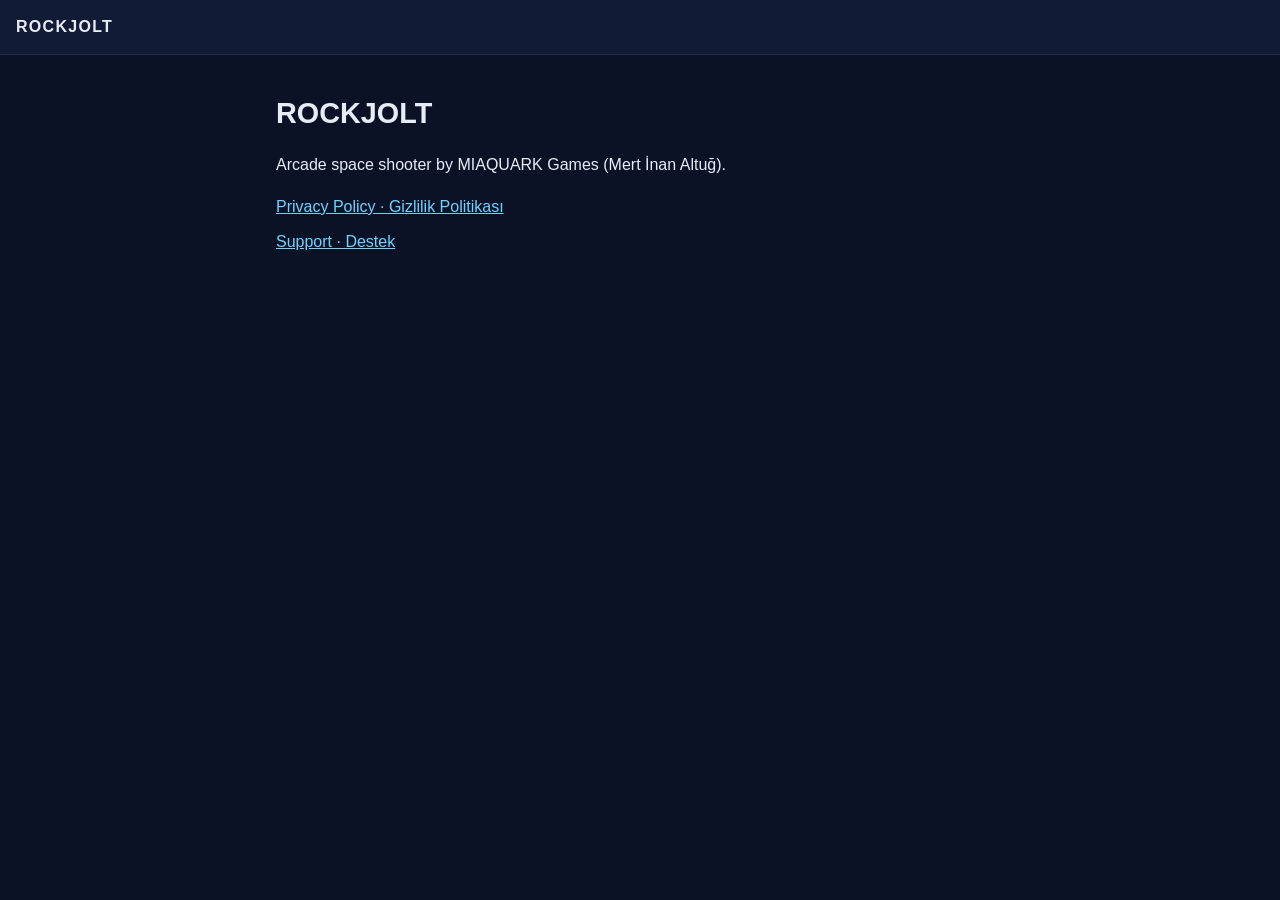
<file: index.html>
<!doctype html>
<html lang="en">
<head>
<meta charset="utf-8">
<meta name="viewport" content="width=device-width, initial-scale=1">
<title>ROCKJOLT</title>
<meta name="description" content="ROCKJOLT — arcade space shooter for iPhone and Android.">
<link rel="stylesheet" href="style.css">
</head>
<body>
<header class="top">
  <a class="brand" href="./">ROCKJOLT</a>
</header>
<main>
  <h1>ROCKJOLT</h1>
  <p>Arcade space shooter by MIAQUARK Games (Mert İnan Altuğ).</p>
  <ul class="links">
    <li><a href="privacy.html">Privacy Policy · Gizlilik Politikası</a></li>
    <li><a href="support.html">Support · Destek</a></li>
  </ul>
</main>
</body>
</html>
</file>
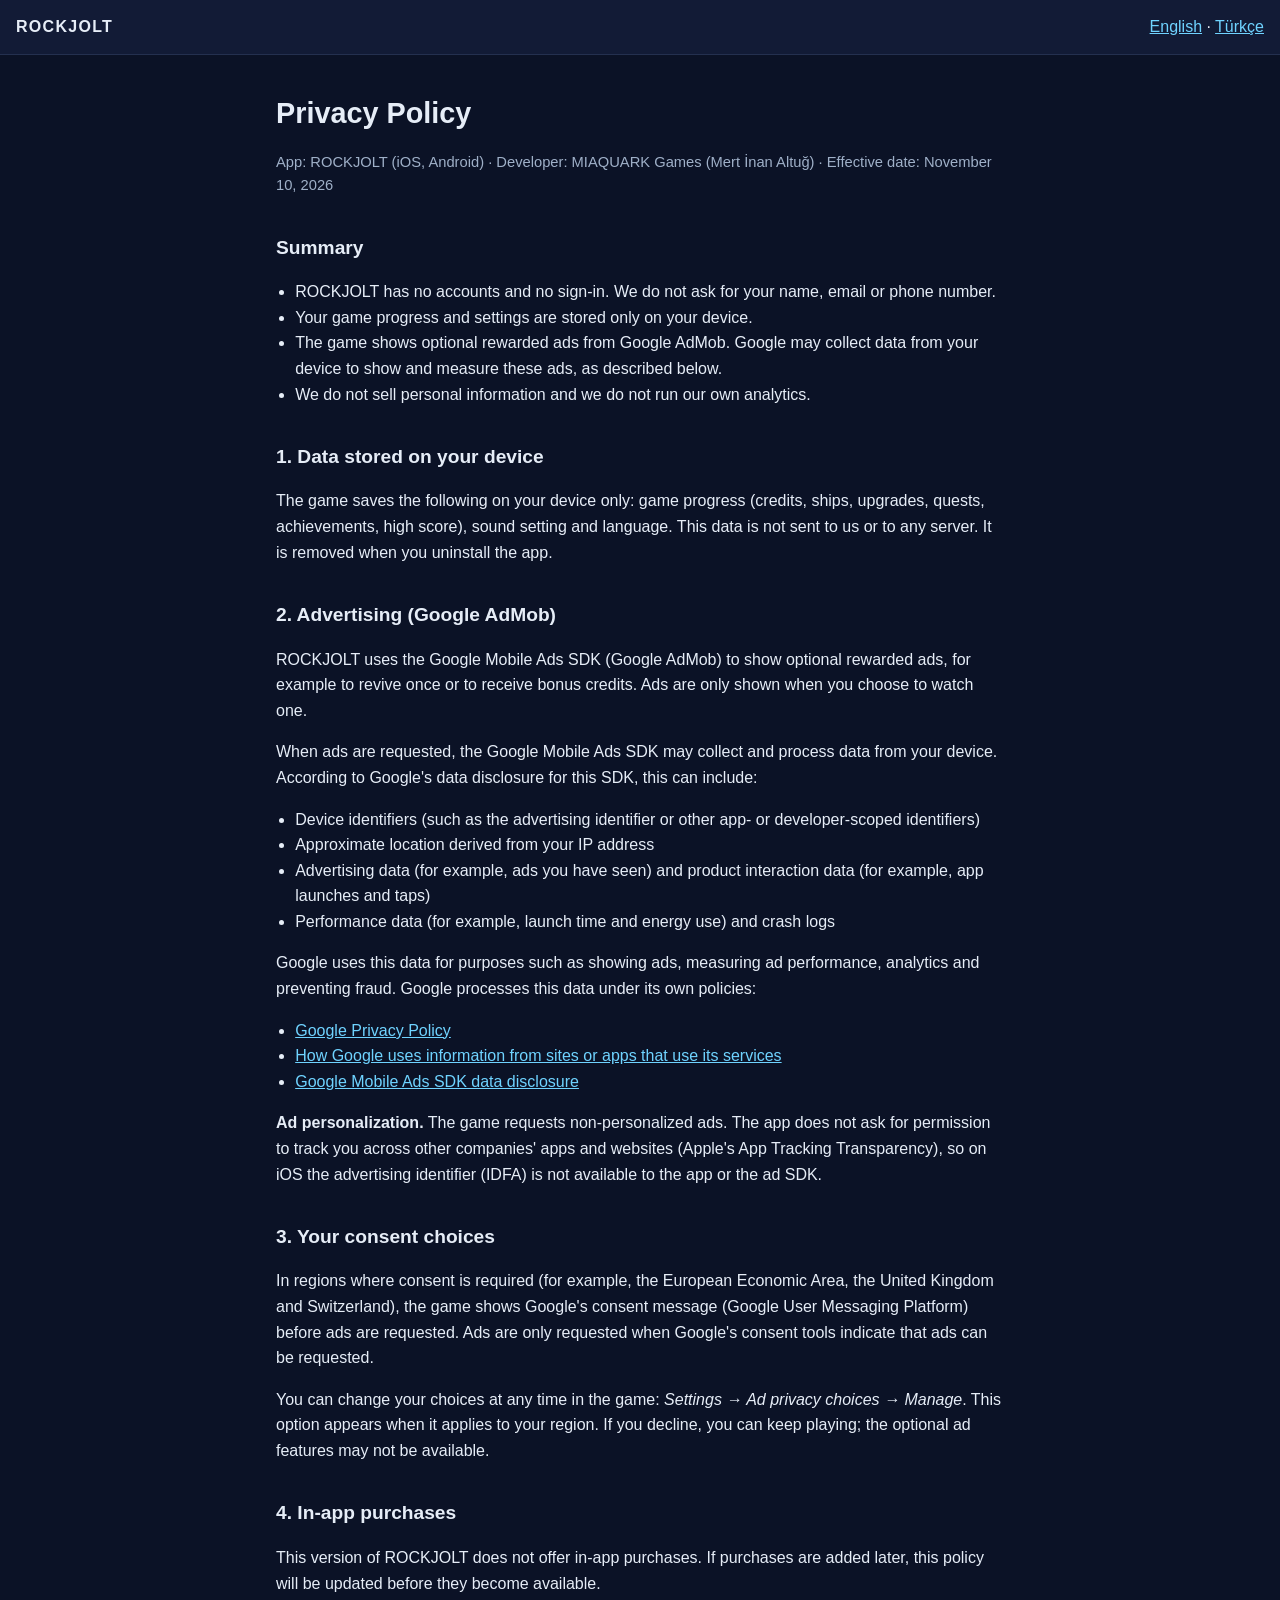
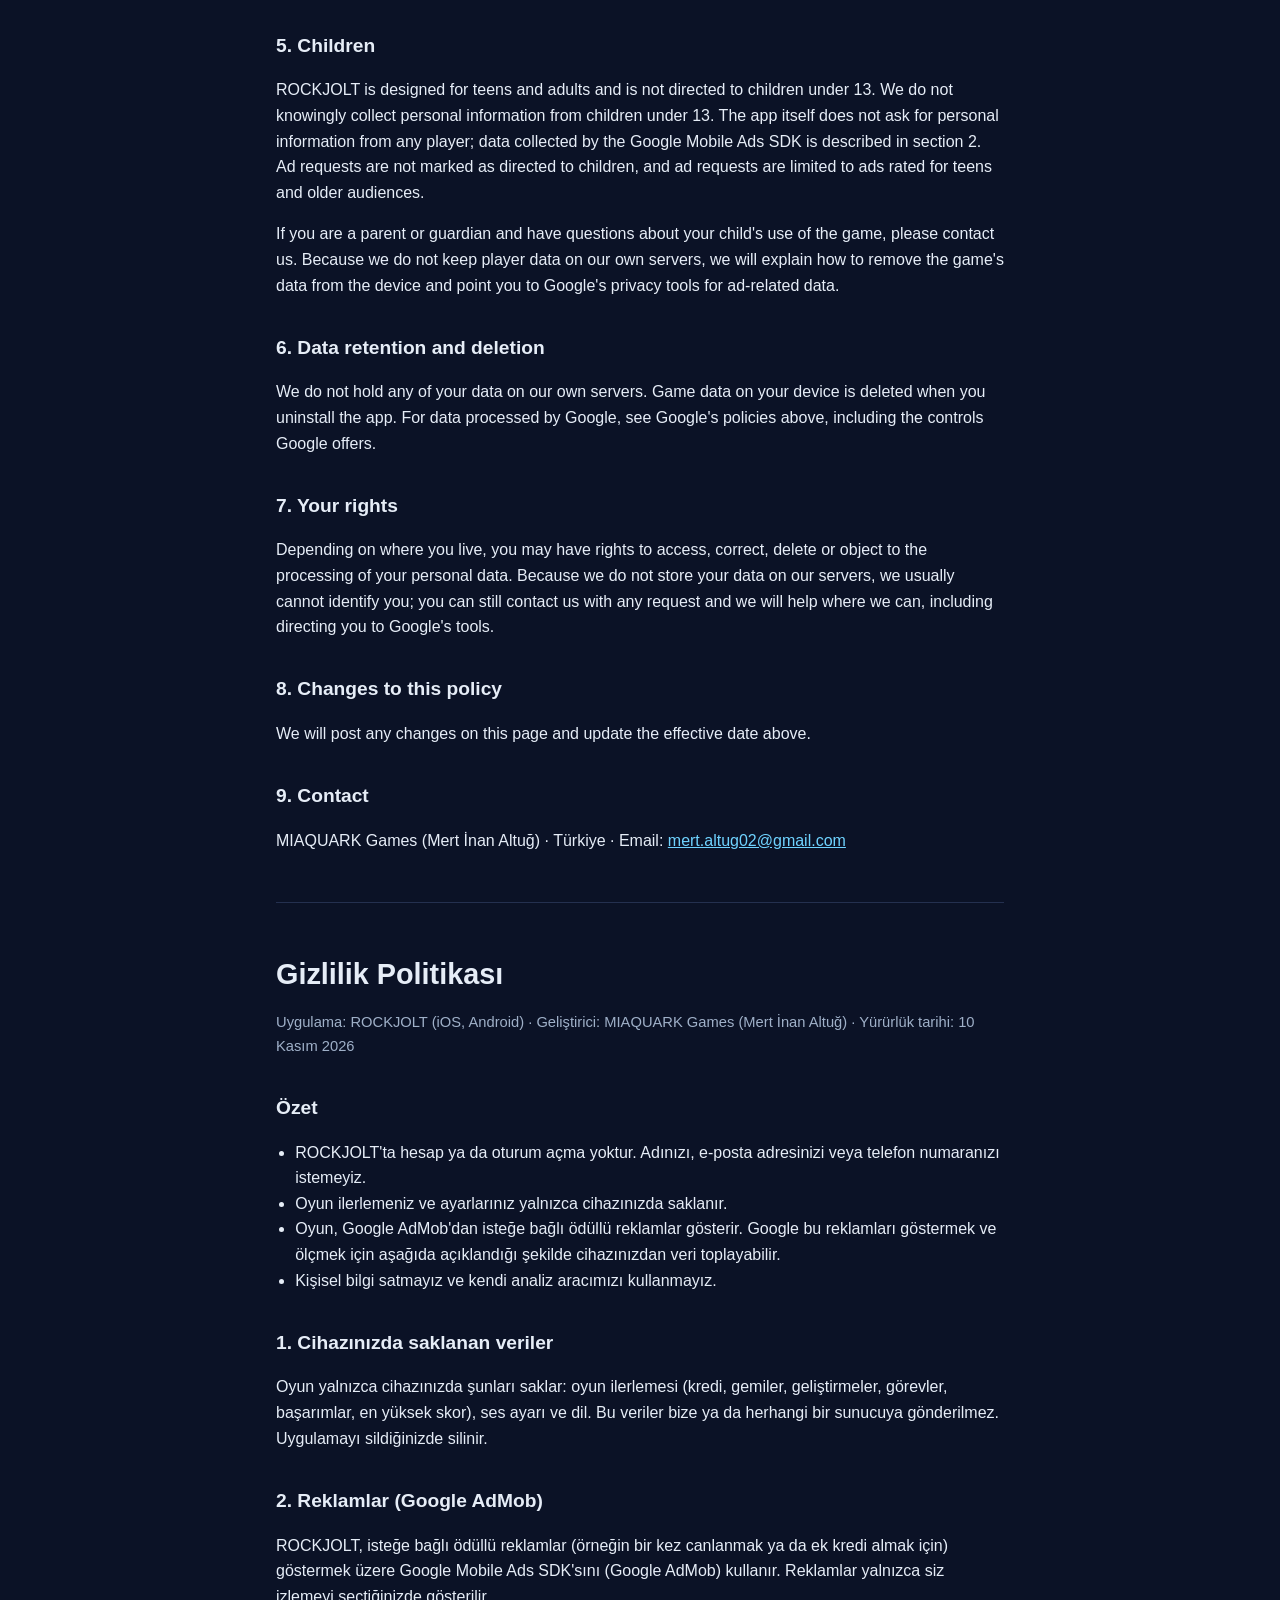
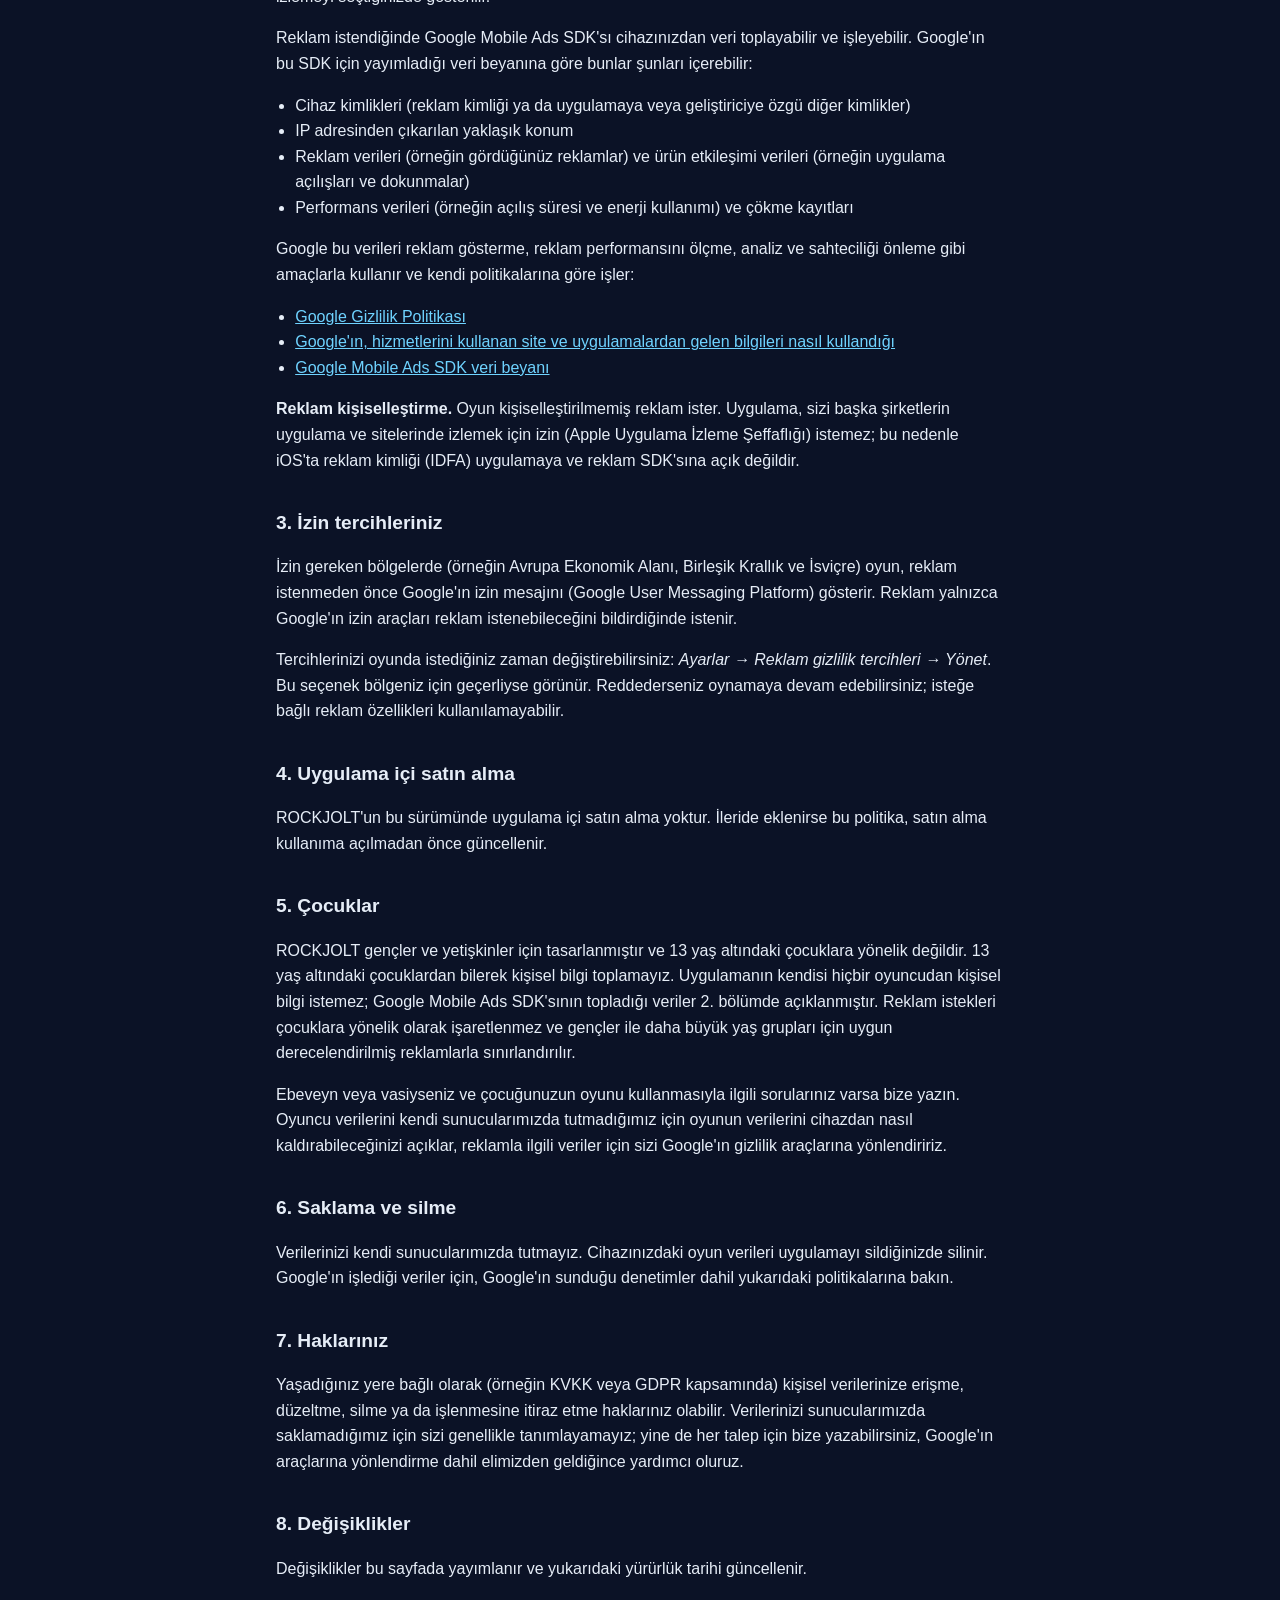
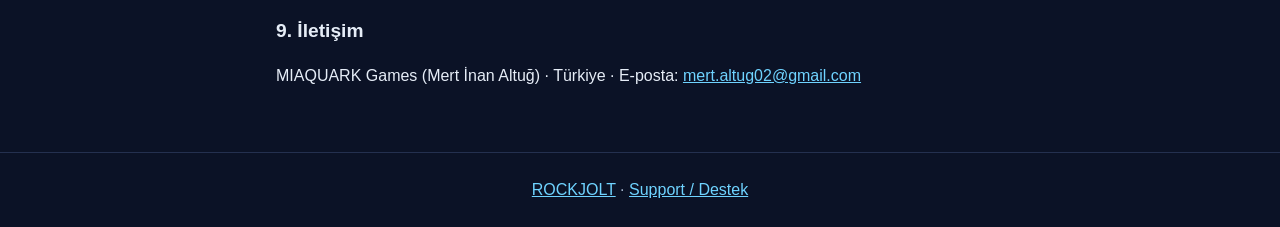
<file: privacy.html>
<!doctype html>
<html lang="en">
<head>
<meta charset="utf-8">
<meta name="viewport" content="width=device-width, initial-scale=1">
<title>ROCKJOLT Privacy Policy</title>
<meta name="description" content="Privacy policy for the ROCKJOLT mobile game.">
<link rel="stylesheet" href="style.css">
</head>
<body>
<header class="top">
  <a class="brand" href="./">ROCKJOLT</a>
  <nav><a href="#en">English</a> · <a href="#tr">Türkçe</a></nav>
</header>
<main>

<section id="en" lang="en">
<h1>Privacy Policy</h1>
<p class="meta">App: ROCKJOLT (iOS, Android) · Developer: MIAQUARK Games (Mert İnan Altuğ) · Effective date: November 10, 2026</p>

<h2>Summary</h2>
<ul>
  <li>ROCKJOLT has no accounts and no sign-in. We do not ask for your name, email or phone number.</li>
  <li>Your game progress and settings are stored only on your device.</li>
  <li>The game shows optional rewarded ads from Google AdMob. Google may collect data from your device to show and measure these ads, as described below.</li>
  <li>We do not sell personal information and we do not run our own analytics.</li>
</ul>

<h2>1. Data stored on your device</h2>
<p>The game saves the following on your device only: game progress (credits, ships, upgrades, quests, achievements, high score), sound setting and language. This data is not sent to us or to any server. It is removed when you uninstall the app.</p>

<h2>2. Advertising (Google AdMob)</h2>
<p>ROCKJOLT uses the Google Mobile Ads SDK (Google AdMob) to show optional rewarded ads, for example to revive once or to receive bonus credits. Ads are only shown when you choose to watch one.</p>
<p>When ads are requested, the Google Mobile Ads SDK may collect and process data from your device. According to Google's data disclosure for this SDK, this can include:</p>
<ul>
  <li>Device identifiers (such as the advertising identifier or other app- or developer-scoped identifiers)</li>
  <li>Approximate location derived from your IP address</li>
  <li>Advertising data (for example, ads you have seen) and product interaction data (for example, app launches and taps)</li>
  <li>Performance data (for example, launch time and energy use) and crash logs</li>
</ul>
<p>Google uses this data for purposes such as showing ads, measuring ad performance, analytics and preventing fraud. Google processes this data under its own policies:</p>
<ul>
  <li><a href="https://policies.google.com/privacy">Google Privacy Policy</a></li>
  <li><a href="https://policies.google.com/technologies/partner-sites">How Google uses information from sites or apps that use its services</a></li>
  <li><a href="https://developers.google.com/admob/ios/privacy/data-disclosure">Google Mobile Ads SDK data disclosure</a></li>
</ul>
<p><strong>Ad personalization.</strong> The game requests non-personalized ads. The app does not ask for permission to track you across other companies' apps and websites (Apple's App Tracking Transparency), so on iOS the advertising identifier (IDFA) is not available to the app or the ad SDK.</p>

<h2>3. Your consent choices</h2>
<p>In regions where consent is required (for example, the European Economic Area, the United Kingdom and Switzerland), the game shows Google's consent message (Google User Messaging Platform) before ads are requested. Ads are only requested when Google's consent tools indicate that ads can be requested.</p>
<p>You can change your choices at any time in the game: <em>Settings → Ad privacy choices → Manage</em>. This option appears when it applies to your region. If you decline, you can keep playing; the optional ad features may not be available.</p>

<h2>4. In-app purchases</h2>
<p>This version of ROCKJOLT does not offer in-app purchases. If purchases are added later, this policy will be updated before they become available.</p>

<h2>5. Children</h2>
<p>ROCKJOLT is designed for teens and adults and is not directed to children under 13. We do not knowingly collect personal information from children under 13. The app itself does not ask for personal information from any player; data collected by the Google Mobile Ads SDK is described in section 2. Ad requests are not marked as directed to children, and ad requests are limited to ads rated for teens and older audiences.</p>
<p>If you are a parent or guardian and have questions about your child's use of the game, please contact us. Because we do not keep player data on our own servers, we will explain how to remove the game's data from the device and point you to Google's privacy tools for ad-related data.</p>

<h2>6. Data retention and deletion</h2>
<p>We do not hold any of your data on our own servers. Game data on your device is deleted when you uninstall the app. For data processed by Google, see Google's policies above, including the controls Google offers.</p>

<h2>7. Your rights</h2>
<p>Depending on where you live, you may have rights to access, correct, delete or object to the processing of your personal data. Because we do not store your data on our servers, we usually cannot identify you; you can still contact us with any request and we will help where we can, including directing you to Google's tools.</p>

<h2>8. Changes to this policy</h2>
<p>We will post any changes on this page and update the effective date above.</p>

<h2>9. Contact</h2>
<p>MIAQUARK Games (Mert İnan Altuğ) · Türkiye · Email: <a href="mailto:mert.altug02@gmail.com">mert.altug02@gmail.com</a></p>
</section>

<hr>

<section id="tr" lang="tr">
<h1>Gizlilik Politikası</h1>
<p class="meta">Uygulama: ROCKJOLT (iOS, Android) · Geliştirici: MIAQUARK Games (Mert İnan Altuğ) · Yürürlük tarihi: 10 Kasım 2026</p>

<h2>Özet</h2>
<ul>
  <li>ROCKJOLT'ta hesap ya da oturum açma yoktur. Adınızı, e-posta adresinizi veya telefon numaranızı istemeyiz.</li>
  <li>Oyun ilerlemeniz ve ayarlarınız yalnızca cihazınızda saklanır.</li>
  <li>Oyun, Google AdMob'dan isteğe bağlı ödüllü reklamlar gösterir. Google bu reklamları göstermek ve ölçmek için aşağıda açıklandığı şekilde cihazınızdan veri toplayabilir.</li>
  <li>Kişisel bilgi satmayız ve kendi analiz aracımızı kullanmayız.</li>
</ul>

<h2>1. Cihazınızda saklanan veriler</h2>
<p>Oyun yalnızca cihazınızda şunları saklar: oyun ilerlemesi (kredi, gemiler, geliştirmeler, görevler, başarımlar, en yüksek skor), ses ayarı ve dil. Bu veriler bize ya da herhangi bir sunucuya gönderilmez. Uygulamayı sildiğinizde silinir.</p>

<h2>2. Reklamlar (Google AdMob)</h2>
<p>ROCKJOLT, isteğe bağlı ödüllü reklamlar (örneğin bir kez canlanmak ya da ek kredi almak için) göstermek üzere Google Mobile Ads SDK'sını (Google AdMob) kullanır. Reklamlar yalnızca siz izlemeyi seçtiğinizde gösterilir.</p>
<p>Reklam istendiğinde Google Mobile Ads SDK'sı cihazınızdan veri toplayabilir ve işleyebilir. Google'ın bu SDK için yayımladığı veri beyanına göre bunlar şunları içerebilir:</p>
<ul>
  <li>Cihaz kimlikleri (reklam kimliği ya da uygulamaya veya geliştiriciye özgü diğer kimlikler)</li>
  <li>IP adresinden çıkarılan yaklaşık konum</li>
  <li>Reklam verileri (örneğin gördüğünüz reklamlar) ve ürün etkileşimi verileri (örneğin uygulama açılışları ve dokunmalar)</li>
  <li>Performans verileri (örneğin açılış süresi ve enerji kullanımı) ve çökme kayıtları</li>
</ul>
<p>Google bu verileri reklam gösterme, reklam performansını ölçme, analiz ve sahteciliği önleme gibi amaçlarla kullanır ve kendi politikalarına göre işler:</p>
<ul>
  <li><a href="https://policies.google.com/privacy?hl=tr">Google Gizlilik Politikası</a></li>
  <li><a href="https://policies.google.com/technologies/partner-sites?hl=tr">Google'ın, hizmetlerini kullanan site ve uygulamalardan gelen bilgileri nasıl kullandığı</a></li>
  <li><a href="https://developers.google.com/admob/ios/privacy/data-disclosure">Google Mobile Ads SDK veri beyanı</a></li>
</ul>
<p><strong>Reklam kişiselleştirme.</strong> Oyun kişiselleştirilmemiş reklam ister. Uygulama, sizi başka şirketlerin uygulama ve sitelerinde izlemek için izin (Apple Uygulama İzleme Şeffaflığı) istemez; bu nedenle iOS'ta reklam kimliği (IDFA) uygulamaya ve reklam SDK'sına açık değildir.</p>

<h2>3. İzin tercihleriniz</h2>
<p>İzin gereken bölgelerde (örneğin Avrupa Ekonomik Alanı, Birleşik Krallık ve İsviçre) oyun, reklam istenmeden önce Google'ın izin mesajını (Google User Messaging Platform) gösterir. Reklam yalnızca Google'ın izin araçları reklam istenebileceğini bildirdiğinde istenir.</p>
<p>Tercihlerinizi oyunda istediğiniz zaman değiştirebilirsiniz: <em>Ayarlar → Reklam gizlilik tercihleri → Yönet</em>. Bu seçenek bölgeniz için geçerliyse görünür. Reddederseniz oynamaya devam edebilirsiniz; isteğe bağlı reklam özellikleri kullanılamayabilir.</p>

<h2>4. Uygulama içi satın alma</h2>
<p>ROCKJOLT'un bu sürümünde uygulama içi satın alma yoktur. İleride eklenirse bu politika, satın alma kullanıma açılmadan önce güncellenir.</p>

<h2>5. Çocuklar</h2>
<p>ROCKJOLT gençler ve yetişkinler için tasarlanmıştır ve 13 yaş altındaki çocuklara yönelik değildir. 13 yaş altındaki çocuklardan bilerek kişisel bilgi toplamayız. Uygulamanın kendisi hiçbir oyuncudan kişisel bilgi istemez; Google Mobile Ads SDK'sının topladığı veriler 2. bölümde açıklanmıştır. Reklam istekleri çocuklara yönelik olarak işaretlenmez ve gençler ile daha büyük yaş grupları için uygun derecelendirilmiş reklamlarla sınırlandırılır.</p>
<p>Ebeveyn veya vasiyseniz ve çocuğunuzun oyunu kullanmasıyla ilgili sorularınız varsa bize yazın. Oyuncu verilerini kendi sunucularımızda tutmadığımız için oyunun verilerini cihazdan nasıl kaldırabileceğinizi açıklar, reklamla ilgili veriler için sizi Google'ın gizlilik araçlarına yönlendiririz.</p>

<h2>6. Saklama ve silme</h2>
<p>Verilerinizi kendi sunucularımızda tutmayız. Cihazınızdaki oyun verileri uygulamayı sildiğinizde silinir. Google'ın işlediği veriler için, Google'ın sunduğu denetimler dahil yukarıdaki politikalarına bakın.</p>

<h2>7. Haklarınız</h2>
<p>Yaşadığınız yere bağlı olarak (örneğin KVKK veya GDPR kapsamında) kişisel verilerinize erişme, düzeltme, silme ya da işlenmesine itiraz etme haklarınız olabilir. Verilerinizi sunucularımızda saklamadığımız için sizi genellikle tanımlayamayız; yine de her talep için bize yazabilirsiniz, Google'ın araçlarına yönlendirme dahil elimizden geldiğince yardımcı oluruz.</p>

<h2>8. Değişiklikler</h2>
<p>Değişiklikler bu sayfada yayımlanır ve yukarıdaki yürürlük tarihi güncellenir.</p>

<h2>9. İletişim</h2>
<p>MIAQUARK Games (Mert İnan Altuğ) · Türkiye · E-posta: <a href="mailto:mert.altug02@gmail.com">mert.altug02@gmail.com</a></p>
</section>

</main>
<footer><a href="./">ROCKJOLT</a> · <a href="support.html">Support / Destek</a></footer>
</body>
</html>
</file>
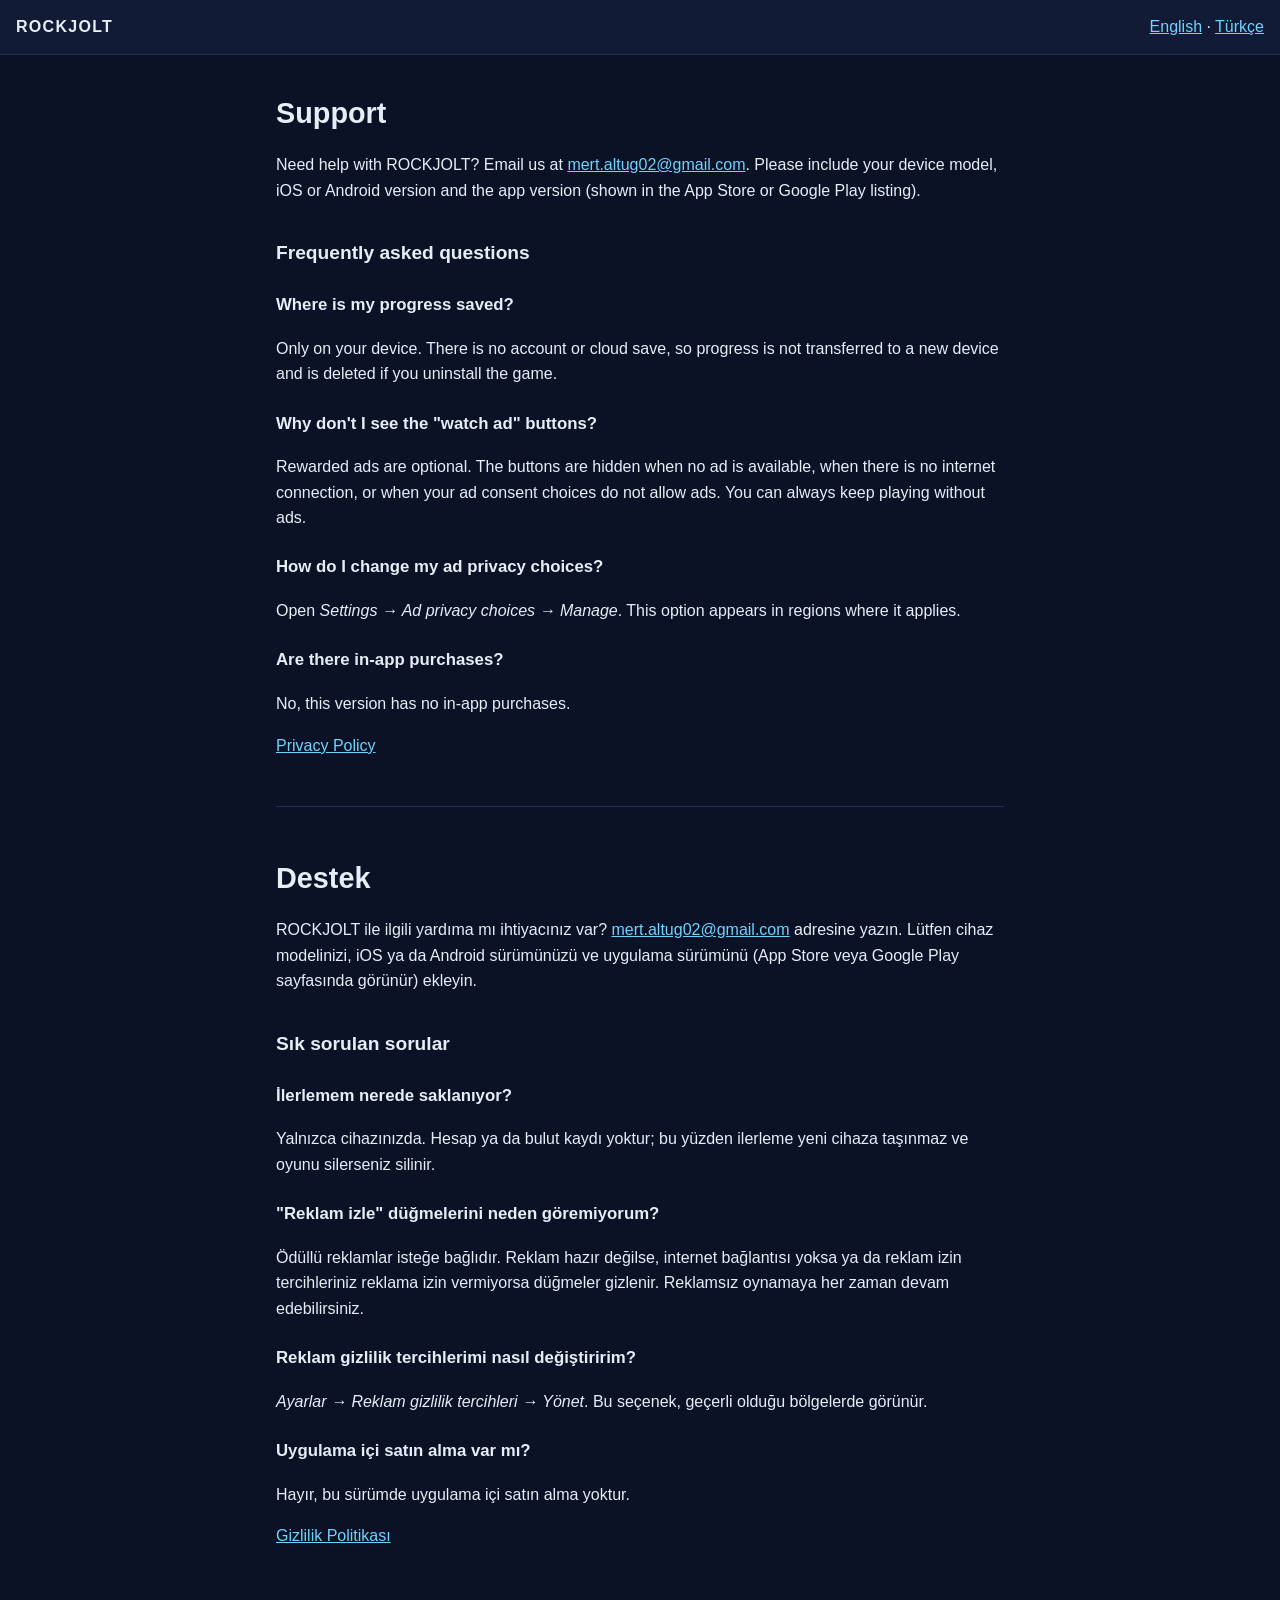
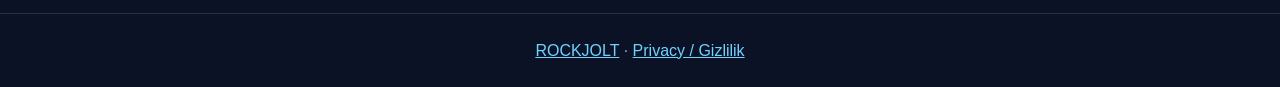
<file: support.html>
<!doctype html>
<html lang="en">
<head>
<meta charset="utf-8">
<meta name="viewport" content="width=device-width, initial-scale=1">
<title>ROCKJOLT Support</title>
<meta name="description" content="Support for the ROCKJOLT mobile game.">
<link rel="stylesheet" href="style.css">
</head>
<body>
<header class="top">
  <a class="brand" href="./">ROCKJOLT</a>
  <nav><a href="#en">English</a> · <a href="#tr">Türkçe</a></nav>
</header>
<main>

<section id="en" lang="en">
<h1>Support</h1>
<p>Need help with ROCKJOLT? Email us at <a href="mailto:mert.altug02@gmail.com">mert.altug02@gmail.com</a>. Please include your device model, iOS or Android version and the app version (shown in the App Store or Google Play listing).</p>

<h2>Frequently asked questions</h2>
<h3>Where is my progress saved?</h3>
<p>Only on your device. There is no account or cloud save, so progress is not transferred to a new device and is deleted if you uninstall the game.</p>
<h3>Why don't I see the "watch ad" buttons?</h3>
<p>Rewarded ads are optional. The buttons are hidden when no ad is available, when there is no internet connection, or when your ad consent choices do not allow ads. You can always keep playing without ads.</p>
<h3>How do I change my ad privacy choices?</h3>
<p>Open <em>Settings → Ad privacy choices → Manage</em>. This option appears in regions where it applies.</p>
<h3>Are there in-app purchases?</h3>
<p>No, this version has no in-app purchases.</p>

<p><a href="privacy.html">Privacy Policy</a></p>
</section>

<hr>

<section id="tr" lang="tr">
<h1>Destek</h1>
<p>ROCKJOLT ile ilgili yardıma mı ihtiyacınız var? <a href="mailto:mert.altug02@gmail.com">mert.altug02@gmail.com</a> adresine yazın. Lütfen cihaz modelinizi, iOS ya da Android sürümünüzü ve uygulama sürümünü (App Store veya Google Play sayfasında görünür) ekleyin.</p>

<h2>Sık sorulan sorular</h2>
<h3>İlerlemem nerede saklanıyor?</h3>
<p>Yalnızca cihazınızda. Hesap ya da bulut kaydı yoktur; bu yüzden ilerleme yeni cihaza taşınmaz ve oyunu silerseniz silinir.</p>
<h3>"Reklam izle" düğmelerini neden göremiyorum?</h3>
<p>Ödüllü reklamlar isteğe bağlıdır. Reklam hazır değilse, internet bağlantısı yoksa ya da reklam izin tercihleriniz reklama izin vermiyorsa düğmeler gizlenir. Reklamsız oynamaya her zaman devam edebilirsiniz.</p>
<h3>Reklam gizlilik tercihlerimi nasıl değiştiririm?</h3>
<p><em>Ayarlar → Reklam gizlilik tercihleri → Yönet</em>. Bu seçenek, geçerli olduğu bölgelerde görünür.</p>
<h3>Uygulama içi satın alma var mı?</h3>
<p>Hayır, bu sürümde uygulama içi satın alma yoktur.</p>

<p><a href="privacy.html#tr">Gizlilik Politikası</a></p>
</section>

</main>
<footer><a href="./">ROCKJOLT</a> · <a href="privacy.html">Privacy / Gizlilik</a></footer>
</body>
</html>
</file>
<file: style.css>
:root { --bg: #0b1226; --panel: #121b36; --text: #e6edf7; --muted: #9fb0c8; --link: #6fd3ff; --line: #24304f; }
* { box-sizing: border-box; }
body { margin: 0; background: var(--bg); color: var(--text); font: 16px/1.6 -apple-system, BlinkMacSystemFont, "Segoe UI", Roboto, Arial, sans-serif; }
.top { display: flex; justify-content: space-between; align-items: center; gap: 12px; padding: 14px 16px; border-bottom: 1px solid var(--line); background: var(--panel); flex-wrap: wrap; }
.brand { color: var(--text); font-weight: 800; letter-spacing: 0.08em; text-decoration: none; }
main { max-width: 760px; margin: 0 auto; padding: 24px 16px 48px; }
h1 { font-size: 1.8rem; margin: 0.4em 0; }
h2 { font-size: 1.2rem; margin-top: 1.8em; }
h3 { font-size: 1.05rem; margin-top: 1.4em; }
.meta { color: var(--muted); font-size: 0.92rem; }
a { color: var(--link); }
hr { border: 0; border-top: 1px solid var(--line); margin: 48px 0; }
ul { padding-left: 1.2em; }
.links { list-style: none; padding: 0; }
.links li { margin: 10px 0; }
footer { text-align: center; color: var(--muted); padding: 24px 16px; border-top: 1px solid var(--line); }
</file>
